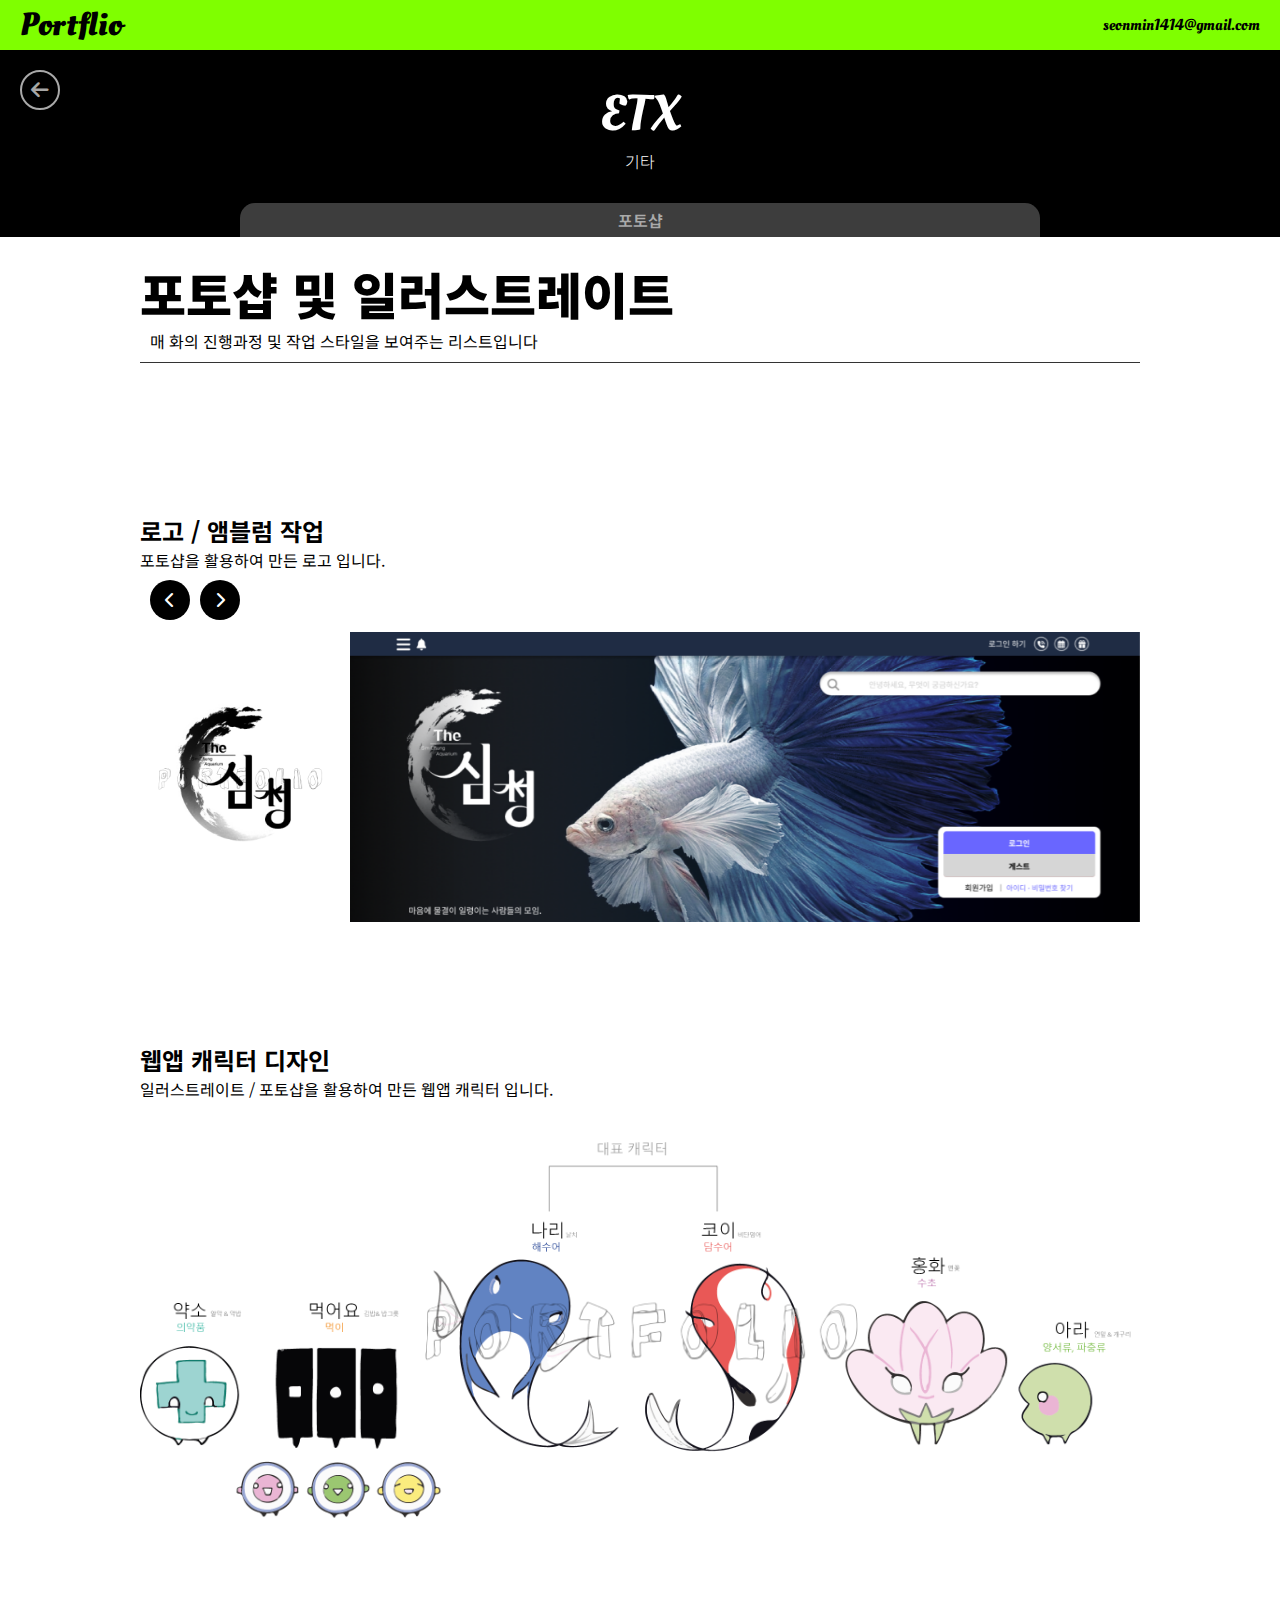
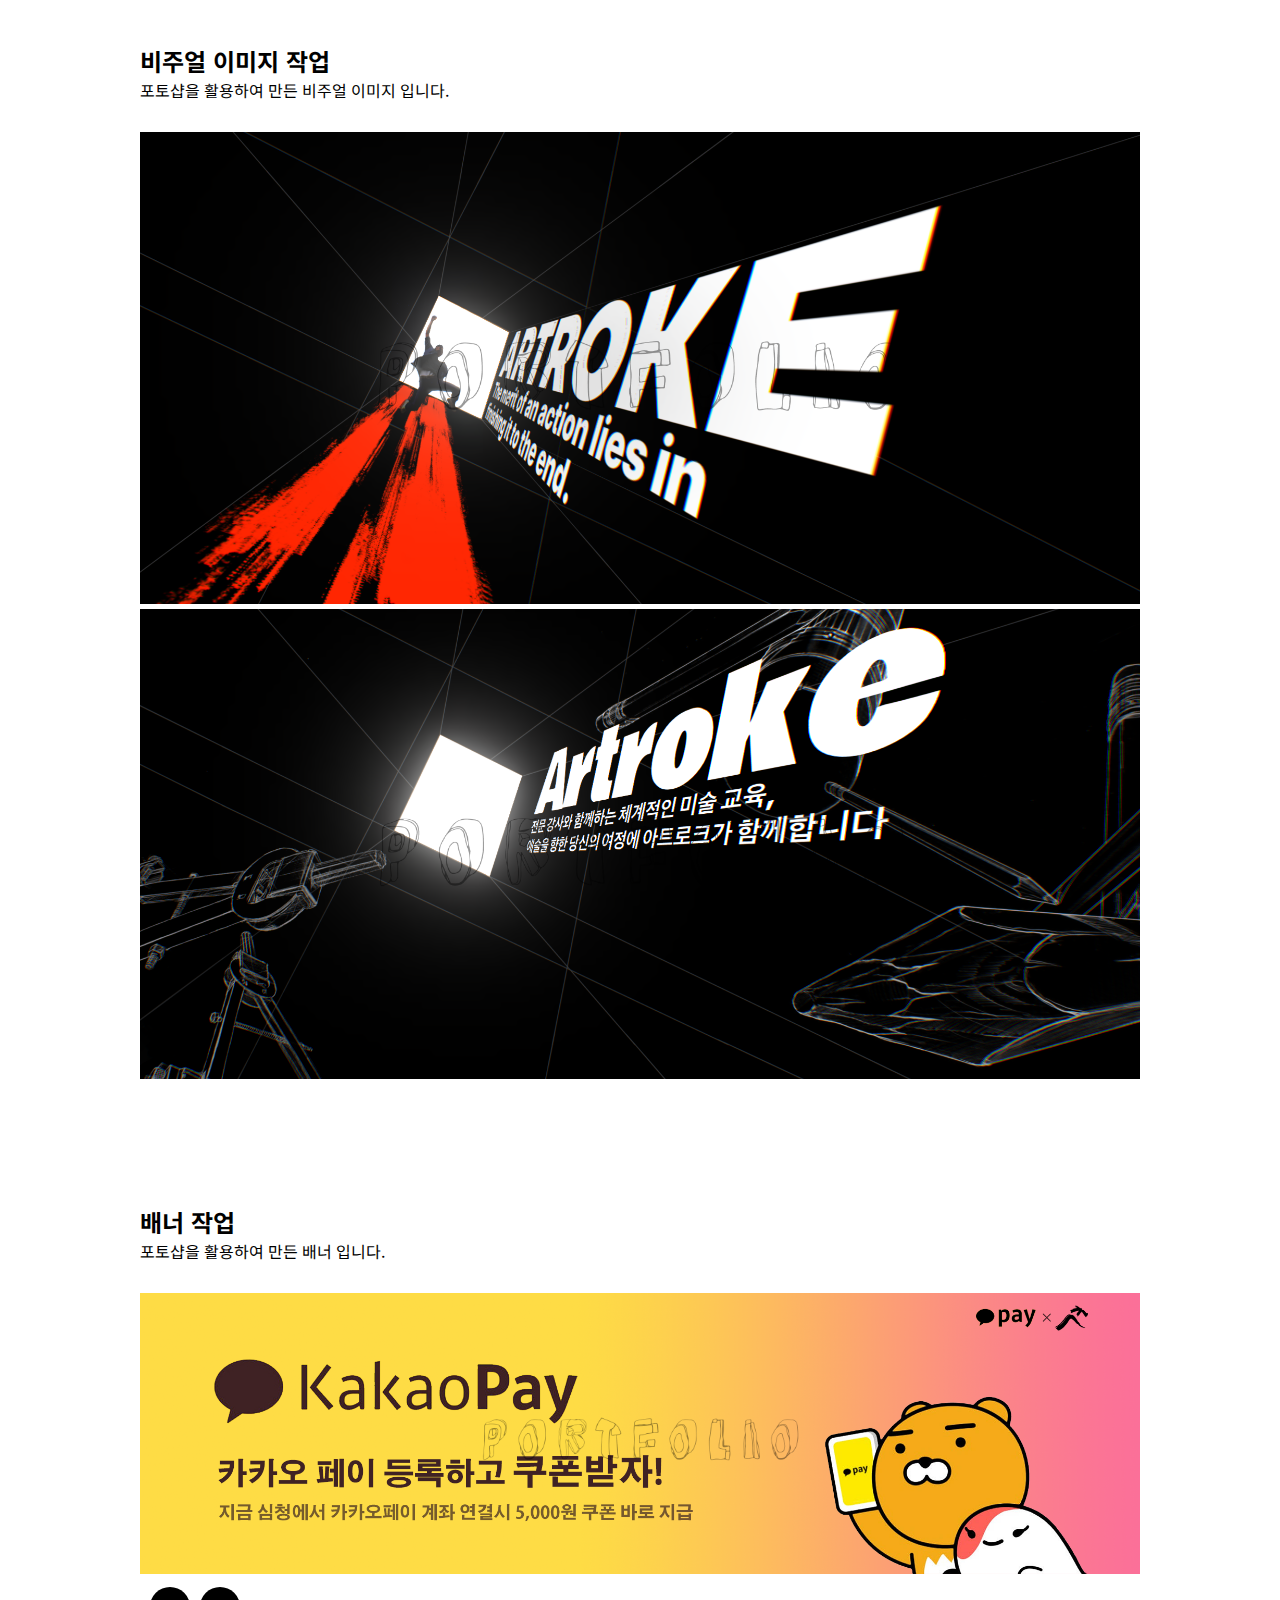
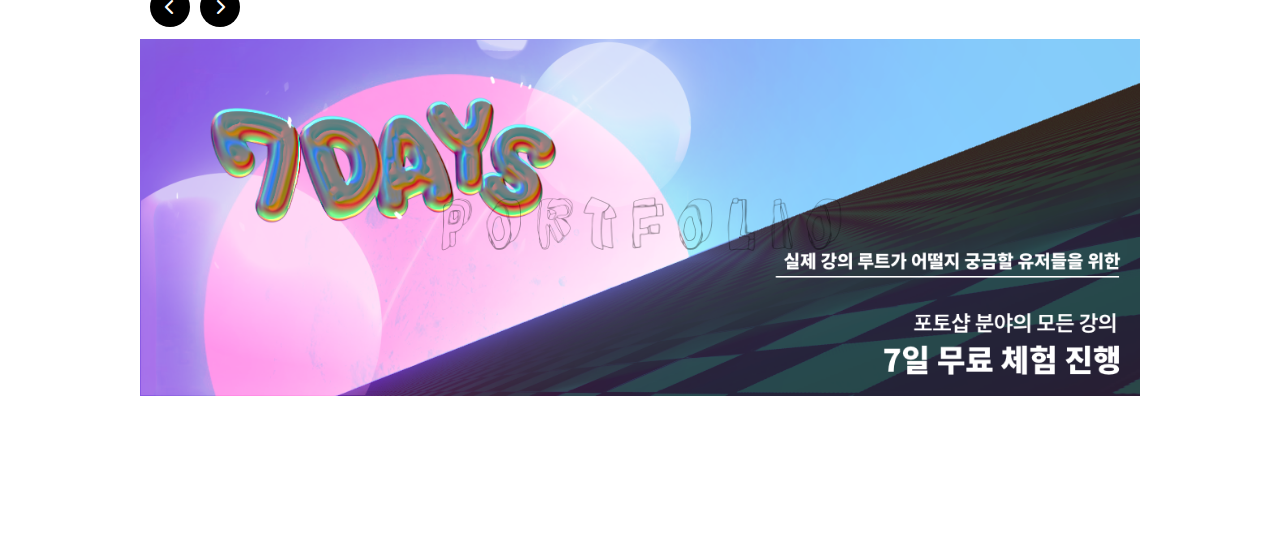
<file: etx.html>
<!DOCTYPE html>
<html lang="ko">
  <head>
    <meta charset="UTF-8" />
    <meta name="viewport" content="width=device-width, initial-scale=1.0" />
    <title>Document</title>
    <link
      href="https://cdnjs.cloudflare.com/ajax/libs/font-awesome/6.6.0/css/all.min.css"
      rel="stylesheet"
    />
    <link rel="stylesheet" href="css/style.css" />
    <link rel="stylesheet" href="css/menu.css" />
    <link rel="stylesheet" href="css/etx.css" />
    <script src="js/etx.js"></script>

    <!-- 스와이퍼 link-->
    <link
      rel="stylesheet"
      href="https://cdn.jsdelivr.net/npm/swiper@11/swiper-bundle.min.css"
    />
    <!-- 스와이퍼 js -->
    <script src="https://cdn.jsdelivr.net/npm/swiper@11/swiper-bundle.min.js"></script>
  </head>
  <body
    oncontextmenu="return false"
    ondragstart="return false"
    onselect="return false"
    onkeydown="return false"
  >
    <header class="header">
      <div class="inner">
        <a href="index.html"><h1 class="header-title">Portflio</h1></a>
        <p class="header-email">seonmin1414@gmail.com</p>
      </div>
    </header>
    <div class="a-menu-wrap">
      <button class="closeBtn" onclick="location.href='index.html'">
        <i class="fa-solid fa-arrow-left"></i>
      </button>
      <div class="inner">
        <h1 class="a-menu-title">
          ETX
          <p>기타</p>
        </h1>
        <ul class="a-sub-menu">
          <li id="photoshop-btn" class="menu-active">포토샵</li>
          <!-- <li id="web-design-btn">웹디자인</li>
          <li id="working-btn">업무 수행능력</li> -->
        </ul>
      </div>
    </div>
    <div class="item">
      <div class="inner">
        <!-- 포토샵 -->
        <div class="photoshop">
          <div class="item-txt">
            <h1 class="m-tit-sub-ttttt">포토샵 및 일러스트레이트</h1>
            <p>매 화의 진행과정 및 작업 스타일을 보여주는 리스트입니다</p>
          </div>
          <div class="working-ex-img-wrap">
            <!-- 로고 -->
            <div class="wrapping">
              <h2>로고 / 앰블럼 작업</h2>
              <p>포토샵을 활용하여 만든 로고 입니다.</p>
              <div class="swiper_btn">
                <div class="swiper-button-prev logo_prev">
                  <i class="fa-solid fa-chevron-left"></i>
                </div>
                <div class="swiper-button-next logo_next">
                  <i class="fa-solid fa-chevron-right"></i>
                </div>
              </div>
              <div class="logo_wrap">
                <div class="swiper logo_swiper">
                  <div class="swiper-wrapper">
                    <div class="swiper-slide">
                      <div class="img_wrap">
                        <div class="m_d_click_cover"></div>
                        <img src="images/etx/logo/simchung.png" alt="로고_1" />
                      </div>
                    </div>
                    <div class="swiper-slide">
                      <div class="img_wrap">
                        <div class="m_d_click_cover"></div>
                        <img src="images/etx/logo/miracle.png" alt="로고_2" />
                      </div>
                    </div>
                  </div>
                </div>
                <div class="swiper logo_ex_swiper">
                  <div class="swiper-wrapper">
                    <div class="swiper-slide">
                      <div class="logo_info">
                        <div class="show_ppt">
                          <a
                            target="_blank"
                            href="https://www.canva.com/design/DAGLXXu2BOI/kKACzeKxhfqsz2naTGhjGg/view?utm_content=DAGLXXu2BOI&utm_campaign=designshare&utm_medium=link&utm_source=editor"
                          >
                            자세히 보기
                          </a>
                        </div>
                        <div class="img_wrap">
                          <img
                            src="images/etx/logo/simchung_ex.png"
                            alt="심청_로고_예제"
                          />
                        </div>
                      </div>
                    </div>
                    <div class="swiper-slide">
                      <div class="logo_info">
                        <div class="show_ppt">
                          <a
                            target="_blank"
                            href="https://www.canva.com/design/DAGJA1gCZXI/dpJi-paAaDlWV4U4wFsjQw/view?utm_content=DAGJA1gCZXI&utm_campaign=designshare&utm_medium=link&utm_source=editor"
                          >
                            자세히 보기
                          </a>
                        </div>
                        <div class="img_wrap">
                          <img
                            src="images/etx/logo/miracle_ex.png"
                            alt="미라클_로고_예제"
                          />
                        </div>
                      </div>
                    </div>
                  </div>
                </div>
              </div>
            </div>
            <!-- 웹 / 앱 캐릭터 -->
            <div class="wrapping">
              <h2>웹앱 캐릭터 디자인</h2>
              <p>일러스트레이트 / 포토샵을 활용하여 만든 웹앱 캐릭터 입니다.</p>
              <div class="web_charactor">
                <div class="img_wrap">
                  <div class="m_d_click_cover"></div>
                  <img
                    src="images/etx/simchung_charactor.png"
                    alt="비주얼 이미지_1"
                  />
                </div>
              </div>
            </div>
            <!-- 비주얼 이미지 -->
            <div class="wrapping">
              <h2>비주얼 이미지 작업</h2>
              <p>포토샵을 활용하여 만든 비주얼 이미지 입니다.</p>
              <div class="visual">
                <div class="img_wrap">
                  <div class="m_d_click_cover"></div>
                  <img
                    src="images/etx/visual/visual_1.png"
                    alt="비주얼 이미지_1"
                  />
                </div>
                <div class="img_wrap">
                  <div class="m_d_click_cover"></div>
                  <img
                    src="images/etx/visual/visual_2.png"
                    alt="비주얼 이미지_2"
                  />
                </div>
              </div>
            </div>
            <!-- 배너 작업 -->
            <div class="wrapping">
              <h2>배너 작업</h2>
              <p>포토샵을 활용하여 만든 배너 입니다.</p>
              <div class="banner">
                <ul>
                  <!-- 카카오 / 금융 배너 -->
                  <li>
                    <div class="img_wrap">
                      <div class="m_d_click_cover"></div>
                      <img
                        src="images/etx/banner/kakao-banner.png"
                        alt="카카오 배너"
                      />
                    </div>
                  </li>
                </ul>
                <div class="swiper_btn">
                  <div class="swiper-button-prev artroke_prev">
                    <i class="fa-solid fa-chevron-left"></i>
                  </div>
                  <div class="swiper-button-next artroke_next">
                    <i class="fa-solid fa-chevron-right"></i>
                  </div>
                </div>
                <div class="swiper artroke_banner_swiper">
                  <div class="swiper-wrapper">
                    <div class="swiper-slide">
                      <div class="img_wrap">
                        <div class="m_d_click_cover"></div>
                        <img
                          src="images/etx/banner/artroke_banner_1.png"
                          alt="아트로크_배너_1"
                          oncontextmenu="return false"
                        />
                      </div>
                    </div>
                    <div class="swiper-slide">
                      <div class="img_wrap">
                        <div class="m_d_click_cover"></div>
                        <img
                          src="images/etx/banner/artroke_banner_2.png"
                          alt="아트로크_배너_2"
                          oncontextmenu="return false"
                        />
                      </div>
                    </div>
                    <div class="swiper-slide">
                      <div class="img_wrap">
                        <div class="m_d_click_cover"></div>
                        <img
                          src="images/etx/banner/artroke_banner_3.png"
                          alt="아트로크_배너_3"
                          oncontextmenu="return false"
                        />
                      </div>
                    </div>
                  </div>
                </div>
              </div>
            </div>
          </div>
        </div>
      </div>
    </div>
    <script type="text/javascript">
      /*<![CDATA[*/
      document.addEventListener(
        "contextmenu",
        function (e) {
          "IMG" === e.target.nodeName && e.preventDefault();
        },
        !1,
      ); /*]]>*/
    </script>
  </body>
</html>
</file>
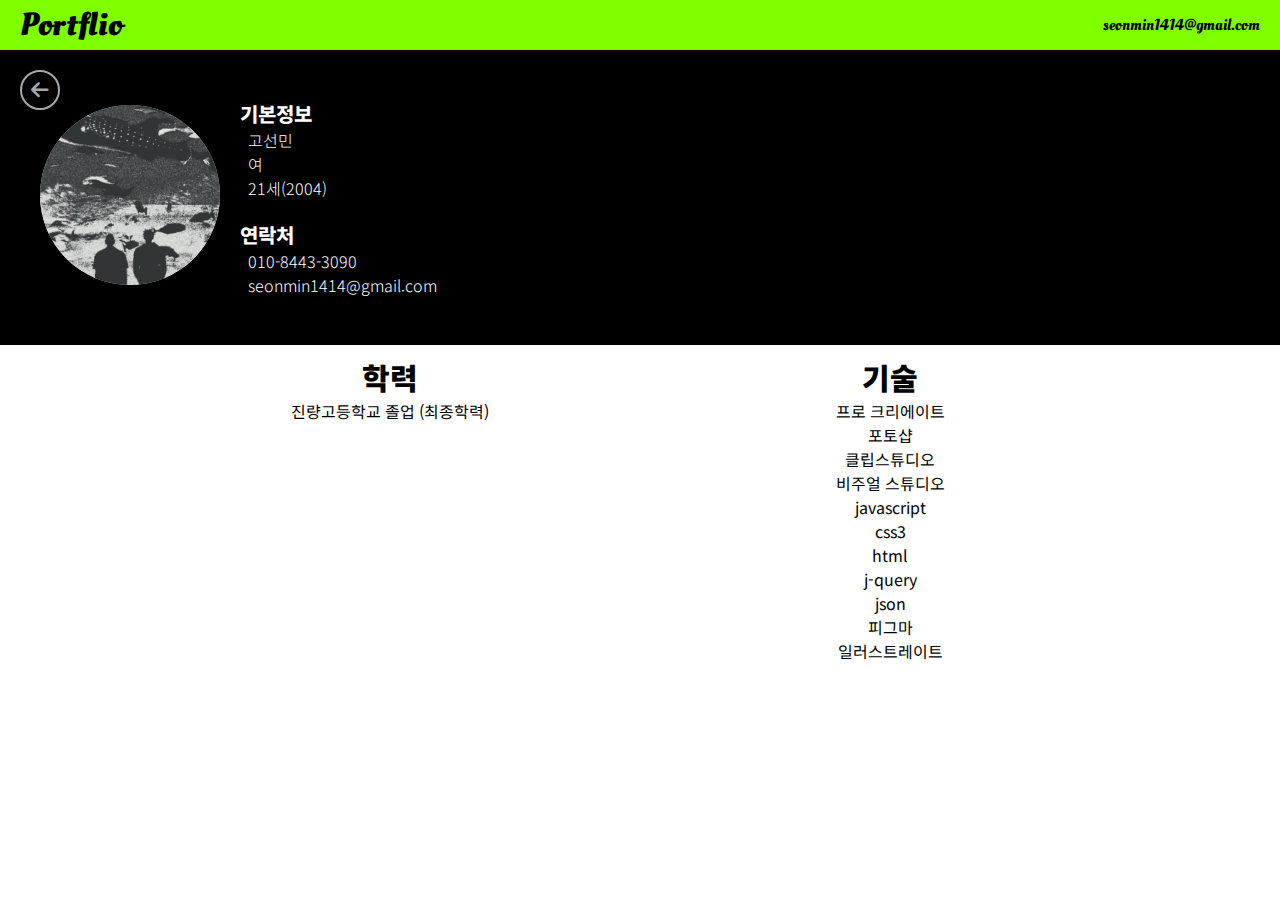
<file: profile.html>
<!DOCTYPE html>
<html lang="ko">
  <head>
    <meta charset="UTF-8" />
    <meta name="viewport" content="width=device-width, initial-scale=1.0" />
    <title>프로필</title>
    <link
      href="https://cdnjs.cloudflare.com/ajax/libs/font-awesome/6.6.0/css/all.min.css"
      rel="stylesheet"
    />
    <link rel="stylesheet" href="css/style.css" />
    <link rel="stylesheet" href="css/profile.css" />
  </head>
  <body
    oncontextmenu="return false"
    ondragstart="return false"
    onselect="return false"
    onkeydown="return false"
  >
    <header class="header">
      <div class="inner">
        <a href="index.html"><h1 class="header-title">Portflio</h1></a>
        <p class="header-email">seonmin1414@gmail.com</p>
      </div>
    </header>
    <div class="profile-wrap" onclick="location.href='index.html'">
      <button class="closeBtn">
        <i class="fa-solid fa-arrow-left"></i>
      </button>
      <div class="inner">
        <div class="profile">
          <a href="profile.html">
            <img
              src="images/temporaily-img/profile-img.png"
              alt="임시 이미지"
            />
          </a>
        </div>
        <!-- 기본정보 -->
        <div class="introduce">
          <div class="besic-info">
            <!-- 기본 정보 -->
            <h3>기본정보</h3>
            <!-- 이름 -->
            <div class="name">고선민</div>
            <!-- 성별 -->
            <div class="gender">여</div>
            <!-- 나이 -->
            <div class="age">21세(2004)</div>
          </div>
          <!-- 연락처 -->
          <div class="sub">
            <h3>연락처</h3>
            <div class="phone-num">010-8443-3090</div>
            <div class="email">seonmin1414@gmail.com</div>
          </div>
        </div>
        <!-- 학력 -->
      </div>
      <div class="skill-section">
        <div class="inner">
          <div class="scholarship">
            <h1>학력</h1>
            <p>진량고등학교 졸업 (최종학력)</p>
          </div>
          <div class="scholarship">
            <h1>기술</h1>
            <p>프로 크리에이트</p>
            <p>포토샵</p>
            <p>클립스튜디오</p>
            <p>비주얼 스튜디오</p>
            <p>javascript</p>
            <p>css3</p>
            <p>html</p>
            <p>j-query</p>
            <p>json</p>
            <p>피그마</p>
            <p>일러스트레이트</p>
          </div>
        </div>
      </div>
    </div>
    <script type="text/javascript">
      /*<![CDATA[*/
      document.addEventListener(
        "contextmenu",
        function (e) {
          "IMG" === e.target.nodeName && e.preventDefault();
        },
        !1,
      ); /*]]>*/
    </script>
  </body>
</html>
</file>
<file: css/style.css>
@charset "utf-8";
@import url("header.css");
@import url("https://fonts.googleapis.com/css2?family=Noto+Sans+KR:wght@100..900&display=swap");
@import url("https://fonts.googleapis.com/css2?family=Noto+Sans+KR:wght@100..900&family=Oleo+Script:wght@400;700&display=swap");
* {
  margin: 0;
  padding: 0;
  box-sizing: border-box;
  list-style: none;
  font-family: "Noto Sans KR", sans-serif;
}
a {
  color: black;
  text-decoration: none;
}
.inner {
  width: 100%;
  max-width: 1850px;
  margin: 0 auto;
  /* background-color: aqua; */
}
.item > .inner {
  width: 100%;
  max-width: 1400px;
  margin: 0 auto;
}
.closeBtn {
  width: 40px;
  height: 40px;
  position: absolute;
  top: 20px;
  left: 20px;
  border-radius: 50%;
  border: 2px solid #ffffffa9;
  background-color: #00000000;
  color: #ffffffa9;
  font-size: 20px;
  display: flex;
  align-items: center;
  justify-content: center;
}
.wrapping{
  margin: 120px auto;
}
.closeBtn:hover {
  color: rgb(255, 255, 255);
  border-color: rgb(255, 255, 255);
}
img {
  -webkit-touch-callout: none;
  -webkit-user-select: none;
  -khtml-user-select: none;
  -moz-user-select: none;
  -ms-user-select: none;
  user-select: none;
}
.img_wrap {
  position: relative;
}
.img_wrap > img {
  width: 100%;
}
.m_d_click_cover {
  z-index: 9;
  position: absolute;
  width: 100%;
  height: 100%;
  /* background-color: aqua; */
  background: url("../images/temporaily-img/watermark.png") center no-repeat;
  background-size: contain;
  opacity: 0.4;
}

/* 스와이프 버튼 */
.swiper_btn {
  position: relative;
  display: flex;
  height: 60px;
  gap: 30px;
}
.swiper_btn > .swiper-button-next,
.swiper_btn > .swiper-button-prev {
  position: relative;
  background-color: black;
  height: 40px;
  width: 40px;
  border-radius: 100px;
  color: #fff;
}
.swiper_btn > .swiper-button-next:hover,
.swiper_btn > .swiper-button-prev:hover {
  background-color: rgb(41, 41, 41);
  color: chartreuse;
}
.swiper_btn > .swiper-button-next::after,
.swiper_btn > .swiper-button-prev::after {
  display: none;
}

@media screen and (max-width: 1640px) {
  .main-menu {
    padding-left: 40px;
  }
}
</file>
<file: css/menu.css>
@charset "utf-8";
.a-menu-wrap {
  background-color: black;
  position: relative;
}
.a-menu-wrap > .inner {
  display: block;
  text-align: center;
}
.a-menu-title {
  padding: 30px 0;
  font-size: 50px;
  font-family: "Oleo Script", system-ui;
  color: #fff;
  font-weight: 200;
}
.a-menu-title > p {
  font-size: 16px;
  font-family: "Noto Sans KR", sans-serif;
  font-weight: 300;
}
.a-sub-menu {
  display: flex;
  justify-content: space-evenly;
  width: 100%;
  max-width: 800px;
  margin: 0 auto;
  font-weight: 600;
  background-color: rgba(255, 255, 255, 0.13);
  border-radius: 15px 15px 0 0;
  overflow: hidden;
}
.a-sub-menu > li {
  width: 100%;
  height: 100%;
  color: #ffffff91;
  cursor: pointer;
  padding: 5px 0;
  font-family: "Noto Sans KR", sans-serif;
}
.a-sub-menu > li:nth-child(2) {
  border-left: 1px solid #cccccc2a;
  border-right: 1px solid #cccccc2a;
}
.a-sub-menu > li:hover {
  color: #ffffff;
  background-color: rgba(255, 255, 255, 0.13);
}

.menu-active {
  background-color: rgba(255, 255, 255, 0.13);
  color: #ffffff;
}

.item > .inner {
  padding: 20px;
}
.item-txt {
  padding-bottom: 20px;
}
.item-txt > h1 {
  font-size: 50px;
  font-weight: 900;
  font-family: "Noto Sans KR", sans-serif;
}
.item-txt > h1 > span {
  font-size: 20px;
  font-weight: 350;
}
.item-txt > p {
  padding-left: 10px;
  margin-bottom: 20px;
  font-family: "Noto Sans KR", sans-serif;
  position: relative;
}
.item-txt > p::after {
  content: "";
  width: 100%;
  height: 1px;
  background-color: #333;
  position: absolute;
  left: 0;
  bottom: -10px;
}
.item-txt > p > strong {
  font-weight: 900;
}

@media screen and (max-width: 900px) {
  .item-txt > h1 {
    font-size: 25px !important;
    padding: 0 20px;
    padding-top: 10px;
  }
  .item-txt > h1 > span {
    font-size: 13px;
  }
  .item-txt > p {
    padding-left: 20px;
    font-size: 14px;
  }
}
@media screen and (max-width: 420px) {
  .a-menu-title {
    font-size: 30px;
  }
  .a-sub-menu > li {
    font-size: 13px;
    padding: 5px 0 6px;
  }
  .item-txt > h1 {
    padding: 0;
  }
  .item-txt > p {
    padding: 0;
  }
}
@media screen and (max-width: 320px) {
  .item-txt > h1 {
    font-size: 20px !important;
    padding: 0;
    padding-top: 10px;
  }
  .item-txt > p {
    font-size: 12px;
  }
}
</file>
<file: css/etx.css>
@charset "utf-8";
.photoshop,
.web_design,
.working {
  display: none;
}
.photoshop {
  width: 100%;
  max-width: 1000px;
  margin: 0 auto;
  display: block;
}
.banner > ul > li > .img_wrap > img {
  width: 100%;
}
.swiper-slide > .img_wrap > img {
  width: 100%;
}
.logo_wrap {
  width: 100%;
  display: flex;
  gap: 10px;
  align-items: center;
}
.logo_wrap > .logo_swiper {
  width: 100%;
  max-width: 200px;
}
.logo_info {
  position: relative;
}
.logo_info > .img_wrap > img {
  position: relative;
  display: block;
}
.logo_info > .show_ppt {
  z-index: 9;
  position: absolute;
  width: 100%;
  height: 100%;
  /* background-color: aqua; */
  display: flex;
  align-items: center;
  justify-content: center;
  transition: all 0.15s ease-in-out;
}
.logo_info:hover > .show_ppt{
  background-color: rgba(0, 0, 0, 0.397);
}
.logo_info > .show_ppt > a {
  position: relative;
  display: block;
  opacity: 0;
  color: #fff;
  padding: 5px 20px;
  border-radius: 100px;
  border: 1px solid #fff;
}
.logo_info:hover > .show_ppt > a {
  position: relative;
  display: block;
  opacity: 1;
}
.web_charactor,
.visual,
.banner{
  margin-top: 30px;
}
@media screen and (max-width: 900px) {
  .logo_wrap {
    width: 100%;
    display: flex;
    gap: 10px;
    flex-wrap: wrap;
  }
}
</file>
<file: css/profile.css>
@charset "utf-8";
.profile-wrap {
  background-color: black;
  position: relative;
}
.profile-wrap > .inner {
  align-items: center;
  display: flex;
  padding: 20px 40px;
}
.profile {
  margin-top: 35px;
  margin-bottom: 40px;
  background-color: aliceblue;
  width: 180px;
  height: 180px;
  border-radius: 50%;
  overflow: hidden;
}
.profile > a > img {
  width: 100%;
  opacity: 0.8;
}
/* 기본 정보 */
.introduce {
  color: #fff;
  font-family: "Noto Sans KR", sans-serif;
  display: flex;
  flex-direction: column;
  padding-left: 20px;
  gap: 10px;
}
.besic-info > h3 {
  font-family: "Noto Sans KR", sans-serif;
  font-size: 20px;
  font-weight: 800;
}
.besic-info > div {
  padding-left: 8px;
  font-weight: 300;
}

.sub {
  font-family: "Noto Sans KR", sans-serif;
  margin-top: 10px;
}
.sub > h3 {
  font-size: 20px;
  font-weight: 800;
}
.sub > div {
  font-weight: 300;
  padding-left: 8px;
}

/* 학력 */
.skill-section {
  width: 100%;
  background-color: #fff;
  padding-top: 10px;
}
.skill-section > .inner {
  display: flex;
  justify-content: space-around;
  width: 100%;
  max-width: 1000px;
}
.skill-section > .inner > div {
  width: 100%;
  text-align: center;
  font-family: "Noto Sans KR", sans-serif;

}
.skill-section > .inner > .scholarship > h1 {
  font-family: "Noto Sans KR", sans-serif;
  font-weight: 900;
  font-size: 30px;
}

@media screen and (max-width: 900px) {
  .profile-wrap > .inner {
    flex-direction: column;
  }
  .introduce{
    flex-direction: row;
    gap: 20px;
    padding: 0;
  }
  .besic-info > h3,
  .sub > h3{
    font-size: 16px;
  }
  .besic-info > div,
  .sub > div{
    font-size: 13px;
  }
  .sub{
    margin: 0;
  }
  .skill-section > .inner{
    flex-direction: column;
    flex-wrap: wrap;
    align-content: center;
    gap: 20px;
  }
}
@media screen and (max-width: 320px) {
  .introduce{
    gap: 10px;
  }
  .besic-info > h3,
  .sub > h3{
    font-size: 14px;
  }
  .besic-info > div,
  .sub > div{
    font-size: 12px;
  }
  .skill-section > .inner > .scholarship > h1{
    font-size: 20px;
  }
}
</file>
